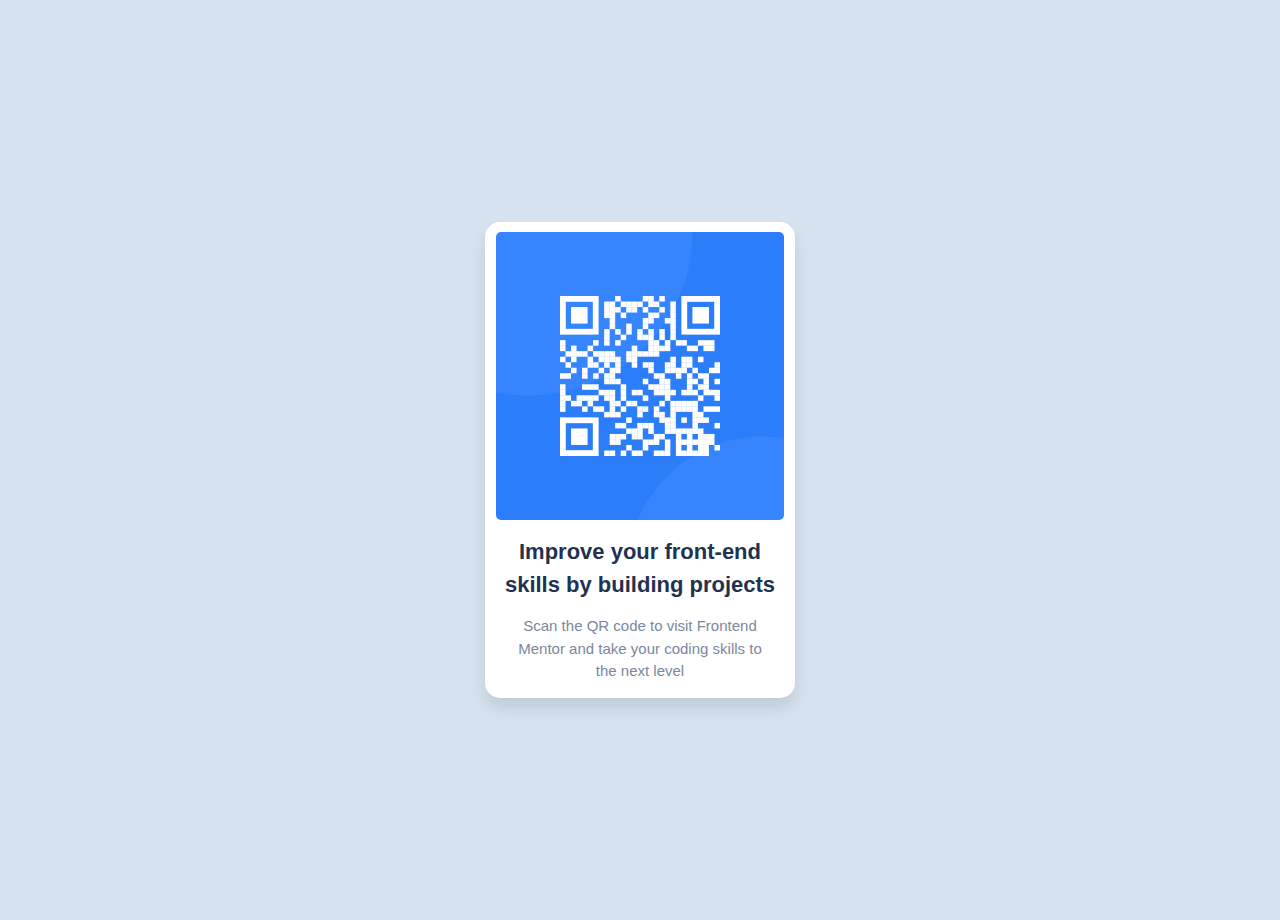
<file: index.html>
<!DOCTYPE html>
<html lang="en">
<head>
  <meta charset="UTF-8">
  <meta name="viewport" content="width=device-width, initial-scale=1.0"> <!-- displays site properly based on user's device -->
  <link rel="stylesheet" href="./style.css">
  
  <link rel="icon" type="image/png" sizes="16x16" href="./images/favicon-32x32.png">
  
  <title>Frontend Mentor | QR code component</title>


</head>
<body>

  <section class="qr-code-component" style="place-content: center;">
    <section class="card">
      <section id="card-image">
        <img src="./images/image-qr-code.png" alt="QR Code" width="288px" height="288px" style="border-radius: 5px;">
      </section>
      <section class="card-content">
        <h1>Improve your front-end skills by building projects</h1>
        <p>
          Scan the QR code to visit Frontend<br>Mentor and take your coding skills to<br>the next level
        </p>
      </section>
    </section>
  </section>
  
  <!--<footer class="attribution">
    Challenge by <a href="https://www.frontendmentor.io?ref=challenge" target="_blank">Frontend Mentor</a>. 
    Coded by <a href="#">Salem Hernandez</a>.
  </footer>-->
</body>
</html>
</file>
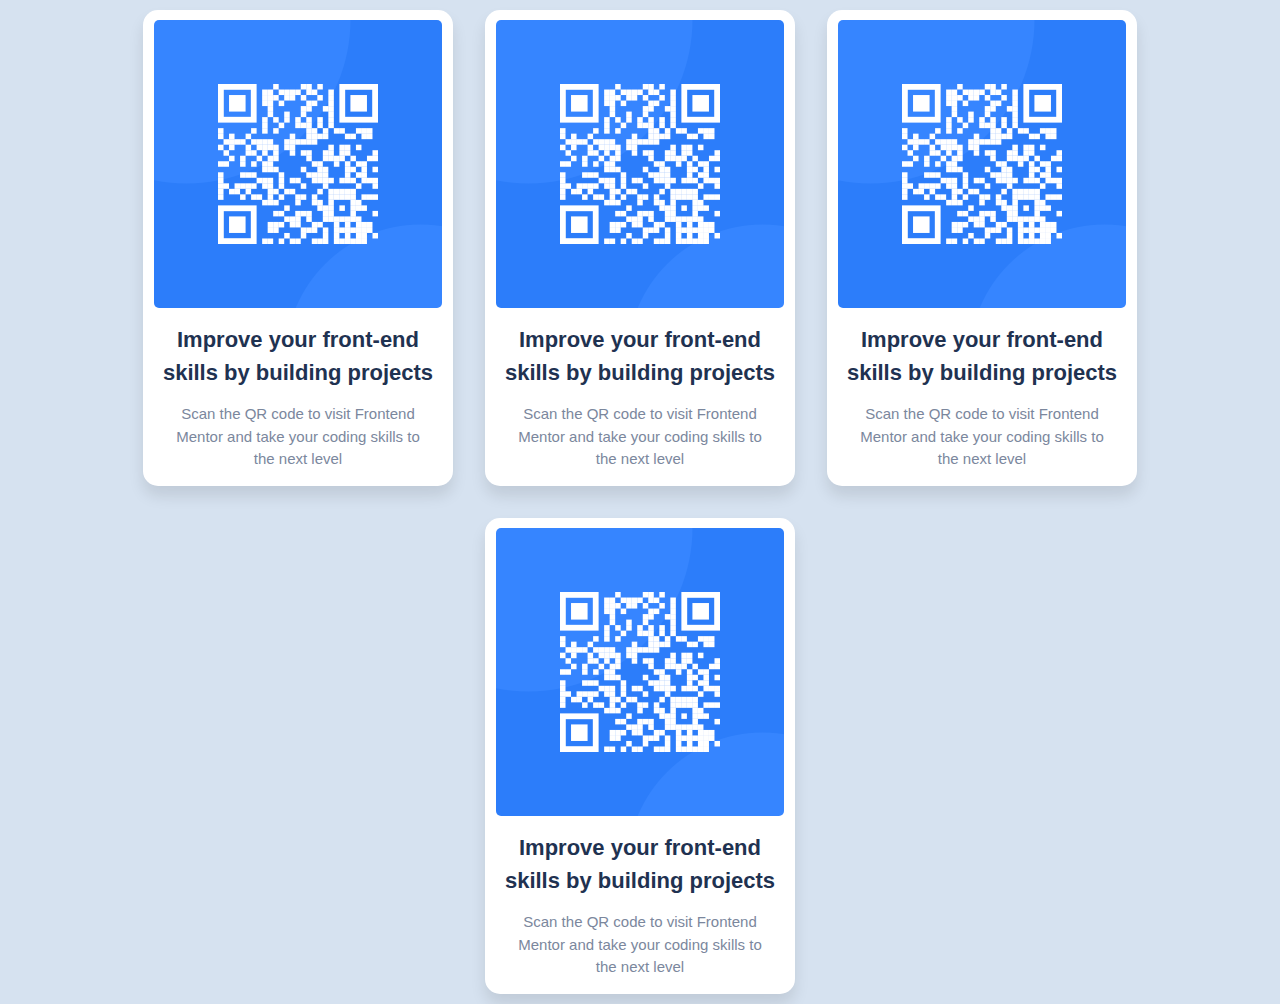
<file: moreQRCodes.html>
<!DOCTYPE html>
<html lang="en">
<head>
  <meta charset="UTF-8">
  <meta name="viewport" content="width=device-width, initial-scale=1.0"> <!-- displays site properly based on user's device -->
  <link rel="stylesheet" href="./style.css">
  
  <link rel="icon" type="image/png" sizes="16x16" href="./images/favicon-32x32.png">
  
  <title>Frontend Mentor | QR code component</title>


</head>
<body>

    <ul>
        <li>
            <section class="card1">
            <section class="qr-code-component">
                <section class="card">
                <section id="card-image">
                    <img src="./images/image-qr-code.png" alt="QR Code" width="288px" height="288px" style="border-radius: 5px;">
                </section>
                <section class="card-content">
                    <h1>Improve your front-end skills by building projects</h1>
                    <p>
                    Scan the QR code to visit Frontend<br>Mentor and take your coding skills to<br>the next level
                    </p>
                </section>
                </section>
            </section>
            </section>
        </li>
        <li>
            <section class="card2">
            <section class="qr-code-component">
                <section class="card">
                <section id="card-image">
                    <img src="./images/image-qr-code.png" alt="QR Code" width="288px" height="288px" style="border-radius: 5px;">
                </section>
                <section class="card-content">
                    <h1>Improve your front-end skills by building projects</h1>
                    <p>
                    Scan the QR code to visit Frontend<br>Mentor and take your coding skills to<br>the next level
                    </p>
                </section>
                </section>
            </section>
            </section>
        </li>
        <li>
            <section class="card3">
            <section class="qr-code-component">
                <section class="card">
                <section id="card-image">
                    <img src="./images/image-qr-code.png" alt="QR Code" width="288px" height="288px" style="border-radius: 5px;">
                </section>
                <section class="card-content">
                    <h1>Improve your front-end skills by building projects</h1>
                    <p>
                    Scan the QR code to visit Frontend<br>Mentor and take your coding skills to<br>the next level
                    </p>
                </section>
                </section>
            </section>
            </section>
        </li>
        <li>
            <section class="card4">
            <section class="qr-code-component">
                <section class="card">
                <section id="card-image">
                    <img src="./images/image-qr-code.png" alt="QR Code" width="288px" height="288px" style="border-radius: 5px;">
                </section>
                <section class="card-content">
                    <h1>Improve your front-end skills by building projects</h1>
                    <p>
                    Scan the QR code to visit Frontend<br>Mentor and take your coding skills to<br>the next level
                    </p>
                </section>
                </section>
            </section>
            </section>
        </li>
    </ul>
  
  
</body>
</html>
</file>
<file: style.css>
.qr-code-component {
    background-color: hsl(0, 0%, 100%);
    border-radius: 15px;
    box-shadow: 0 10px 15px rgba(0, 0, 0, 0.1);
    padding: 5px;
    padding-top: 10px;
    max-width: 300px;
    text-align: center;
}

#card-image {
    display: grid;
    place-items: center;
}

.card {
    font-size: 15px;
    color: hsl(220, 15%, 55%);
    line-height: 1.5;
}

body {
    font-family: 'Outfit', sans-serif;
    background-color: hsl(212, 45%, 89%);
    display: flex;
    justify-content: center;
    align-items: center; 
    min-height: 100vh;
    margin: 0;
    padding: 10px
}

.card-content h1 {
    font-size: 22px;
    color: hsl(218, 44%, 22%);
    font-weight: 700;
}

.card-content p {
    margin: 0;
    font-weight: 400;
    padding-bottom: 10px;
}

ul {
    display: grid;
    grid-template-columns: repeat(3, minmax(0, 1fr));
    gap: 2rem;
    justify-items: center;
    padding: 0;
    margin: 0;
    list-style: none;
}

ul li { 
    list-style: none; 
}


ul li:has(.card4), ul li:nth-child(4) {
    grid-column: 2 / 3;
    justify-self: center;
}

ul .card4 { 
    margin: 0 auto; 
}

@media (max-width: 1000px) {
    ul {
        grid-template-columns: 1fr;
        width: 100%;
        padding: 0 1rem;
    }
    ul li:has(.card4), ul li:nth-child(4) {
        grid-column: auto;
        justify-self: center;
    }
    ul .card4 { 
        margin: 0 auto; 
    }
}
</file>
